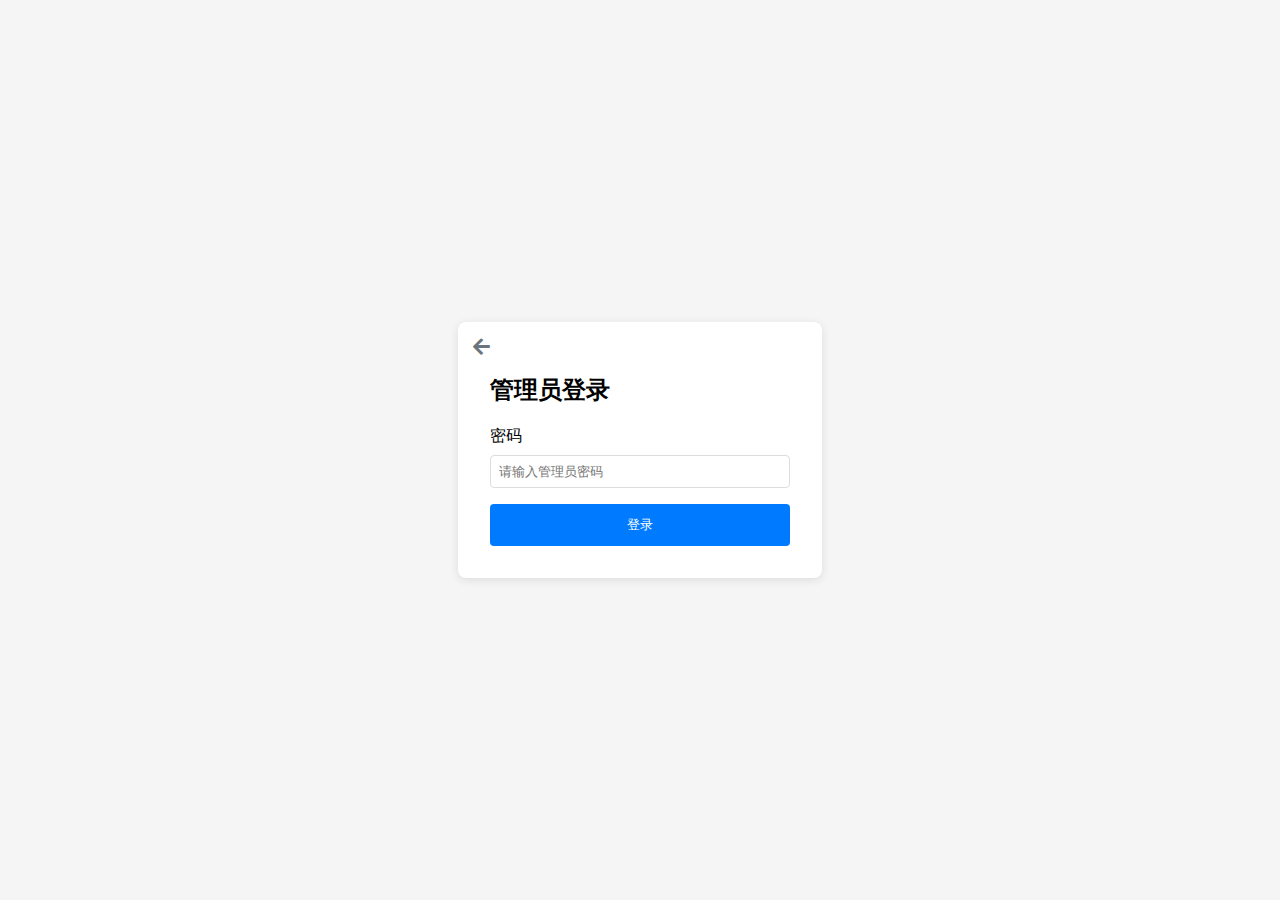
<file: admin.html>
<!DOCTYPE html>
<html lang="zh">
<head>
    <meta charset="UTF-8">
    <meta name="viewport" content="width=device-width, initial-scale=1.0">
    <title>管理员登录</title>
    <link rel="stylesheet" href="https://cdnjs.cloudflare.com/ajax/libs/font-awesome/5.15.4/css/all.min.css">
    <style>
        body {
            font-family: Arial, sans-serif;
            display: flex;
            justify-content: center;
            align-items: center;
            height: 100vh;
            margin: 0;
            background-color: #f5f5f5;
        }
        .login-container {
            background: white;
            padding: 2rem;
            border-radius: 8px;
            box-shadow: 0 2px 10px rgba(0,0,0,0.1);
            width: 300px;
            position: relative;
        }
        .back-button {
            position: absolute;
            top: 10px;
            left: 10px;
            background: none;
            border: none;
            color: #6c757d;
            cursor: pointer;
            padding: 5px;
            font-size: 1.2rem;
            width: auto;
        }
        .back-button:hover {
            color: #007bff;
        }
        .form-group {
            margin-bottom: 1rem;
        }
        label {
            display: block;
            margin-bottom: 0.5rem;
        }
        input {
            width: 100%;
            padding: 0.5rem;
            border: 1px solid #ddd;
            border-radius: 4px;
            box-sizing: border-box;
        }
        button {
            width: 100%;
            padding: 0.75rem;
            background-color: #007bff;
            color: white;
            border: none;
            border-radius: 4px;
            cursor: pointer;
        }
        button:hover {
            background-color: #0056b3;
        }
        .error-message {
            color: red;
            margin-top: 1rem;
            display: none;
        }
    </style>
</head>
<body>
    <div class="login-container">
        <a href="/" class="back-button" title="返回首页"><i class="fas fa-arrow-left"></i></a>
        <h2>管理员登录</h2>
        <div class="form-group">
            <label for="password">密码</label>
            <input type="password" id="password" placeholder="请输入管理员密码">
        </div>
        <button onclick="login()">登录</button>
        <p id="error-message" class="error-message">密码错误</p>
    </div>

    <script>
        async function login() {
            const password = document.getElementById('password').value;
            const errorMessage = document.getElementById('error-message');
            
            console.log('尝试登录，密码长度:', password.length);
            
            try {
                console.log('发送登录请求...');
                const response = await fetch('/api/login', {
                    method: 'POST',
                    headers: {
                        'Content-Type': 'application/json'
                    },
                    body: JSON.stringify({ password })
                });
                
                console.log('收到响应:', response.status);
                const data = await response.json();
                console.log('响应数据:', data);
                
                if (data.success) {
                    // 保存token并跳转
                    console.log('登录成功，保存token并跳转');
                    localStorage.setItem('adminToken', data.token);
                    window.location.href = '/admin/logs';
                } else {
                    console.log('登录失败:', data.error);
                    errorMessage.style.display = 'block';
                    errorMessage.textContent = data.error || '密码错误';
                }
            } catch (error) {
                console.error('登录过程中发生错误:', error);
                errorMessage.style.display = 'block';
                errorMessage.textContent = '登录失败，请稍后重试';
            }
        }

        // 按回车键登录
        document.getElementById('password').addEventListener('keypress', function(e) {
            if (e.key === 'Enter') {
                login();
            }
        });
    </script>
</body>
</html>
</file>
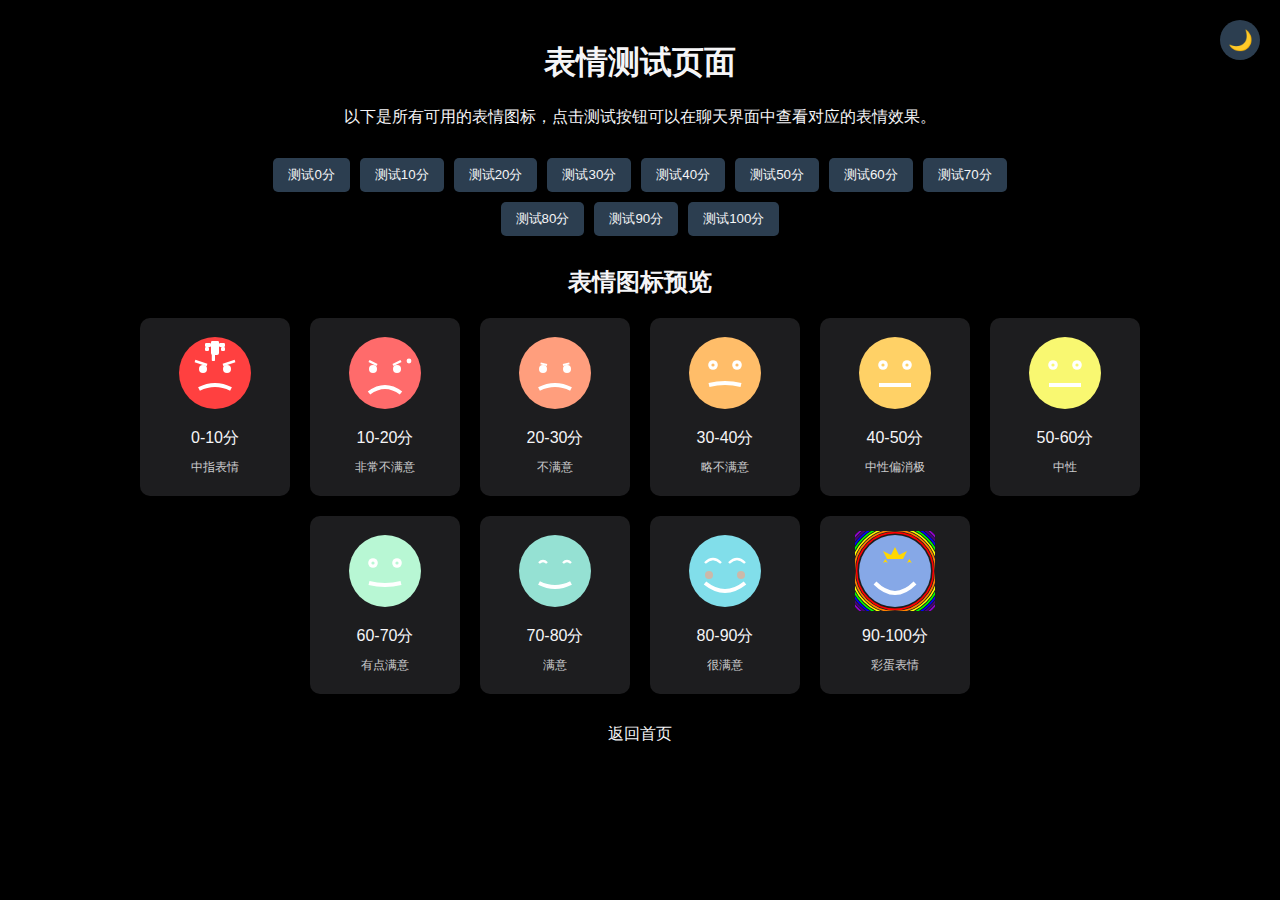
<file: emotion-test.html>
<!DOCTYPE html>
<html data-theme="dark">
<head>
    <meta charset="UTF-8">
    <title>表情测试</title>
    <link rel="stylesheet" href="styles/theme.css">
    <style>
        body {
            font-family: Arial, sans-serif;
            max-width: 1000px;
            margin: 0 auto;
            padding: 20px;
            background-color: var(--bg-primary);
            color: var(--text-primary);
        }
        h1, h2 {
            color: var(--text-primary);
            text-align: center;
        }
        .emotion-container {
            display: flex;
            flex-wrap: wrap;
            gap: 20px;
            margin-top: 20px;
            justify-content: center;
        }
        .emotion-item {
            display: flex;
            flex-direction: column;
            align-items: center;
            width: 120px;
            background-color: var(--bg-secondary);
            padding: 15px;
            border-radius: 10px;
            box-shadow: 0 2px 5px rgba(0, 0, 0, 0.1);
            transition: transform 0.3s ease;
        }
        .emotion-item:hover {
            transform: scale(1.05);
        }
        svg {
            width: 80px;
            height: 80px;
            margin-bottom: 10px;
        }
        p {
            margin: 5px 0;
            text-align: center;
            color: var(--text-primary);
        }
        .test-buttons {
            display: flex;
            flex-wrap: wrap;
            gap: 10px;
            margin: 30px auto;
            justify-content: center;
            max-width: 800px;
        }
        .test-button {
            padding: 8px 15px;
            background-color: var(--button-bg);
            color: var(--button-text);
            border: none;
            border-radius: 5px;
            cursor: pointer;
            transition: background-color 0.3s ease;
        }
        .test-button:hover {
            background-color: var(--button-hover-bg);
        }
        .back-link {
            display: block;
            text-align: center;
            margin-top: 30px;
            color: var(--link-color);
            text-decoration: none;
        }
        .back-link:hover {
            text-decoration: underline;
        }
        .theme-toggle {
            position: fixed;
            top: 20px;
            right: 20px;
            width: 40px;
            height: 40px;
            border-radius: 50%;
            background: var(--button-bg);
            color: var(--button-text);
            border: none;
            cursor: pointer;
            display: flex;
            align-items: center;
            justify-content: center;
            font-size: 20px;
            box-shadow: 0 2px 5px rgba(0, 0, 0, 0.2);
            z-index: 100;
        }
    </style>
</head>
<body>
    <button class="theme-toggle" id="themeToggle">🌙</button>
    
    <h1>表情测试页面</h1>
    <p>以下是所有可用的表情图标，点击测试按钮可以在聊天界面中查看对应的表情效果。</p>
    
    <div class="test-buttons">
        <button class="test-button" data-score="0">测试0分</button>
        <button class="test-button" data-score="10">测试10分</button>
        <button class="test-button" data-score="20">测试20分</button>
        <button class="test-button" data-score="30">测试30分</button>
        <button class="test-button" data-score="40">测试40分</button>
        <button class="test-button" data-score="50">测试50分</button>
        <button class="test-button" data-score="60">测试60分</button>
        <button class="test-button" data-score="70">测试70分</button>
        <button class="test-button" data-score="80">测试80分</button>
        <button class="test-button" data-score="90">测试90分</button>
        <button class="test-button" data-score="100">测试100分</button>
    </div>
    
    <h2>表情图标预览</h2>
    <div class="emotion-container" id="emotionContainer"></div>
    
    <a href="index.html" class="back-link">返回首页</a>
    
    <script>
        // 主题切换
        const themeToggle = document.getElementById('themeToggle');
        const root = document.documentElement;
        
        // 从本地存储中获取主题设置
        const savedTheme = localStorage.getItem('theme') || 'dark';
        root.setAttribute('data-theme', savedTheme);
        updateThemeIcon(savedTheme);
        
        themeToggle.addEventListener('click', () => {
            const currentTheme = root.getAttribute('data-theme');
            const newTheme = currentTheme === 'dark' ? 'light' : 'dark';
            
            root.setAttribute('data-theme', newTheme);
            localStorage.setItem('theme', newTheme);
            updateThemeIcon(newTheme);
        });
        
        function updateThemeIcon(theme) {
            themeToggle.textContent = theme === 'dark' ? '🌙' : '☀️';
        }
        
        // 加载表情SVG
        fetch('./images/emotions/emotions.svg')
            .then(response => response.text())
            .then(svgData => {
                // 添加SVG到文档
                const div = document.createElement('div');
                div.style.display = 'none';
                div.innerHTML = svgData;
                document.body.appendChild(div);
                
                // 显示所有表情
                const container = document.getElementById('emotionContainer');
                for (let i = 0; i <= 90; i += 10) {
                    const item = document.createElement('div');
                    item.className = 'emotion-item';
                    
                    const svgNS = "http://www.w3.org/2000/svg";
                    const svg = document.createElementNS(svgNS, "svg");
                    svg.setAttribute("viewBox", "0 0 100 100");
                    
                    const use = document.createElementNS(svgNS, "use");
                    use.setAttributeNS("http://www.w3.org/1999/xlink", "xlink:href", `#emotion-${i}`);
                    svg.appendChild(use);
                    
                    const label = document.createElement('p');
                    label.textContent = `${i}-${i+10}分`;
                    
                    const description = document.createElement('p');
                    description.style.fontSize = '12px';
                    description.style.opacity = '0.8';
                    
                    switch(i) {
                        case 0:
                            description.textContent = '中指表情';
                            break;
                        case 10:
                            description.textContent = '非常不满意';
                            break;
                        case 20:
                            description.textContent = '不满意';
                            break;
                        case 30:
                            description.textContent = '略不满意';
                            break;
                        case 40:
                            description.textContent = '中性偏消极';
                            break;
                        case 50:
                            description.textContent = '中性';
                            break;
                        case 60:
                            description.textContent = '有点满意';
                            break;
                        case 70:
                            description.textContent = '满意';
                            break;
                        case 80:
                            description.textContent = '很满意';
                            break;
                        case 90:
                            description.textContent = '彩蛋表情';
                            break;
                    }
                    
                    item.appendChild(svg);
                    item.appendChild(label);
                    item.appendChild(description);
                    container.appendChild(item);
                    
                    // 添加特殊效果
                    if (i === 0) {
                        // 最低分添加抖动动画
                        svg.style.animation = "shake 0.5s ease-in-out infinite";
                        if (!document.querySelector('#shake-keyframes')) {
                            const style = document.createElement('style');
                            style.id = 'shake-keyframes';
                            style.textContent = `
                                @keyframes shake {
                                    0%, 100% { transform: translateX(0); }
                                    25% { transform: translateX(-2px) rotate(-2deg); }
                                    75% { transform: translateX(2px) rotate(2deg); }
                                }
                            `;
                            document.head.appendChild(style);
                        }
                    } else if (i === 90) {
                        // 最高分添加旋转动画
                        svg.style.animation = "rotate 3s linear infinite";
                        if (!document.querySelector('#rotate-keyframes')) {
                            const style = document.createElement('style');
                            style.id = 'rotate-keyframes';
                            style.textContent = `
                                @keyframes rotate {
                                    from { transform: rotate(0deg); }
                                    to { transform: rotate(360deg); }
                                }
                            `;
                            document.head.appendChild(style);
                        }
                    }
                }
            })
            .catch(error => console.error('加载表情SVG失败:', error));
            
        // 测试按钮点击事件
        document.querySelectorAll('.test-button').forEach(button => {
            button.addEventListener('click', () => {
                const score = button.getAttribute('data-score');
                window.location.href = `index.html?test_emotion=${score}`;
            });
        });
    </script>
</body>
</html>
</file>
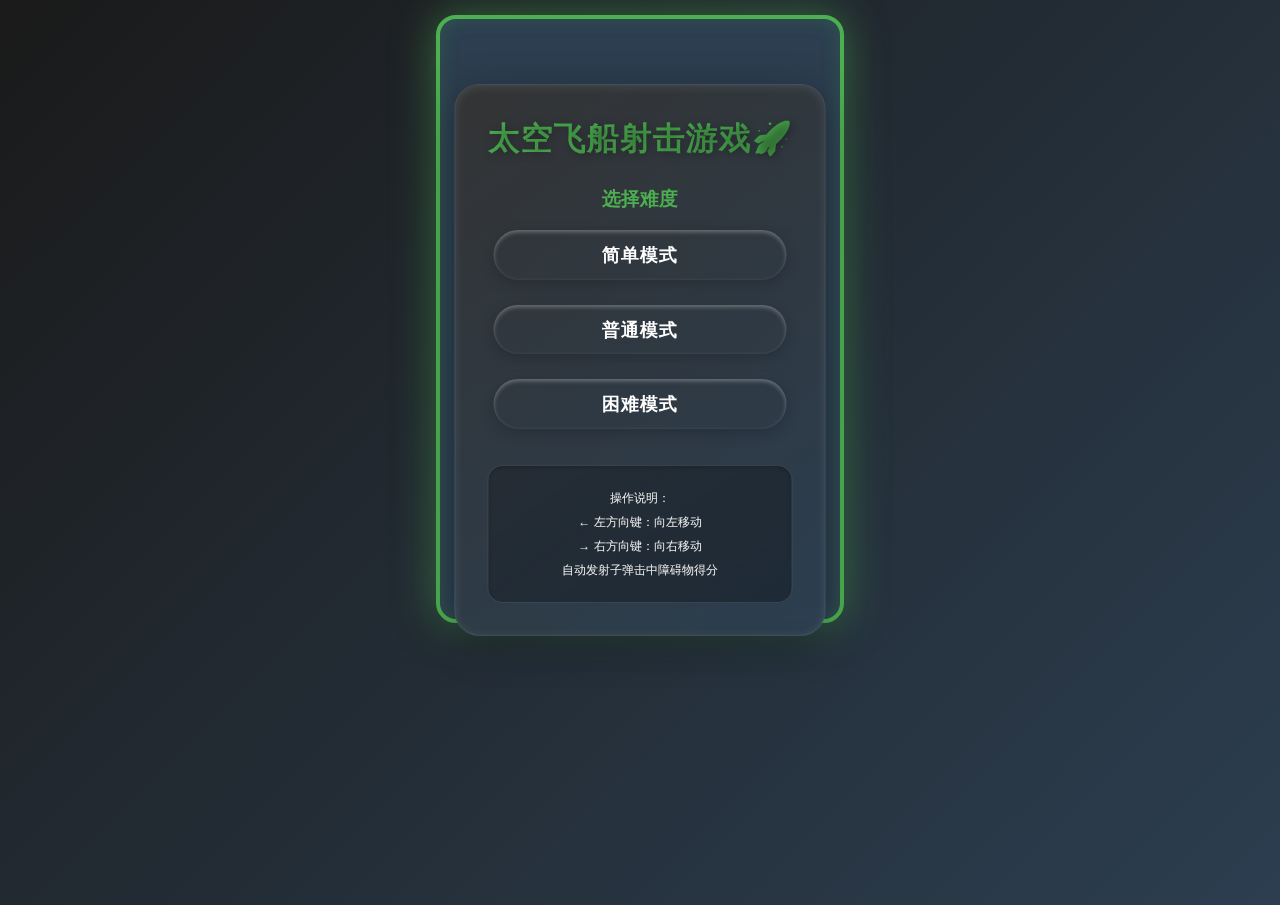
<file: game.html>
<!DOCTYPE html>
<html>
<head>
    <meta charset="UTF-8">
    <meta name="viewport" content="width=device-width, initial-scale=1.0, maximum-scale=1.0, user-scalable=no">
    <title>脑控赛车游戏</title>
    <link rel="stylesheet" href="styles/game.css">
</head>
<body>
    <div class="game-container">
        <div class="score-time-display" style="display: none;">
            难度：<span id="difficulty">简单</span>
            得分：<span id="score">0</span>
            时间：<span id="time">00:00</span>
        </div>

        <canvas id="gameCanvas" width="400" height="600"></canvas>
        
        <div id="gameMenu" class="game-menu">
            <h1 class="game-title">太空飞船射击游戏🚀</h1>
            <div class="button-group">
                <h3 style="color: #4CAF50; margin: 0;">选择难度</h3>
                <button onclick="startGame('easy')">简单模式</button>
                <button onclick="startGame('normal')">普通模式</button>
                <button onclick="startGame('hard')">困难模式</button>
            </div>
            <div class="instructions">
                操作说明：<br>
                ← 左方向键：向左移动<br>
                → 右方向键：向右移动<br>
                自动发射子弹击中障碍物得分
            </div>
        </div>

        <div id="pauseMenu" class="game-menu" style="display: none;">
            <h2 class="game-title">游戏暂停</h2>
            <div class="button-group">
                <button onclick="resumeGame()">继续游戏</button>
                <button onclick="restartGame()">重新开始</button>
                <button onclick="returnToHome()">返回主页</button>
            </div>
        </div>

        <div id="gameOverMenu" class="game-menu" style="display: none;">
            <h2 class="game-title">游戏结束</h2>
            <div class="score-display">
                <p>最终得分：<span id="finalScore">0</span></p>
                <p>游戏时间：<span id="finalTime">00:00</span></p>
            </div>
            <div class="button-group">
                <button onclick="restartGame()">重新开始</button>
                <button onclick="returnToHome()">返回主页</button>
            </div>
        </div>
    </div>
    <script src="scripts/game.js"></script>
</body>
</html>
</file>
<file: styles/theme.css>
:root {
    /* 暗色主题变量 */
    --dark-bg-primary: #000;
    --dark-bg-secondary: #1d1d1f;
    --dark-text-primary: #f5f5f7;
    --dark-text-secondary: #a1a1a6;
    --dark-border-color: rgba(255, 255, 255, 0.1);
    --dark-ai-chat-bg: rgba(29, 29, 31, 0.95);
    --dark-ai-chat-input-bg: rgba(44, 44, 46, 0.8);
    --dark-ai-chat-message-user-bg: #2c3e50;
    --dark-ai-chat-message-bot-bg: #34495e;
    --dark-feature-card-bg: linear-gradient(145deg, #222, #1a1a1a);
    --dark-button-bg: #2c3e50;
    --dark-button-hover-bg: #34495e;
    --dark-button-text: #f5f5f7;
    --dark-game-button-bg: linear-gradient(145deg, #2c3e50, #34495e);
    --dark-game-button-hover-bg: linear-gradient(145deg, #34495e, #2c3e50);
    --dark-game-button-text: #f5f5f7;
    
    /* 亮色主题变量 */
    --light-bg-primary: #f5f5f7;
    --light-bg-secondary: #ffffff;
    --light-text-primary: #1d1d1f;
    --light-text-secondary: #424245;
    --light-border-color: rgba(0, 0, 0, 0.1);
    --light-ai-chat-bg: rgba(255, 255, 255, 0.95);
    --light-ai-chat-input-bg: rgba(245, 245, 247, 0.8);
    --light-ai-chat-message-user-bg: #007AFF;
    --light-ai-chat-message-bot-bg: #E5E5EA;
    --light-feature-card-bg: linear-gradient(145deg, #ffffff, #f5f5f7);
    --light-button-bg: #007AFF;
    --light-button-hover-bg: #0056b3;
    --light-button-text: #ffffff;
    --light-game-button-bg: linear-gradient(145deg, #007AFF, #0056b3);
    --light-game-button-hover-bg: linear-gradient(145deg, #0056b3, #007AFF);
    --light-game-button-text: #ffffff;
    
    /* 默认使用暗色主题 */
    --bg-primary: var(--dark-bg-primary);
    --bg-secondary: var(--dark-bg-secondary);
    --text-primary: var(--dark-text-primary);
    --text-secondary: var(--dark-text-secondary);
    --border-color: var(--dark-border-color);
    --feature-card-bg: var(--dark-feature-card-bg);
    --button-bg: var(--dark-button-bg);
    --button-hover-bg: var(--dark-button-hover-bg);
    --button-text: var(--dark-button-text);
    --game-button-bg: var(--dark-game-button-bg);
    --game-button-hover-bg: var(--dark-game-button-hover-bg);
    --game-button-text: var(--dark-game-button-text);
    --coming-soon-bg: rgba(255, 255, 255, 0.15);
    --coming-soon-text: #f5f5f7;
    --coming-soon-label-bg: rgba(52, 152, 219, 0.9);
    --coming-soon-label-text: #ffffff;
    --ai-chat-bg: var(--dark-ai-chat-bg);
    --ai-chat-input-bg: var(--dark-ai-chat-input-bg);
    --ai-chat-message-user-bg: var(--dark-ai-chat-message-user-bg);
    --ai-chat-message-bot-bg: var(--dark-ai-chat-message-bot-bg);
}

/* 亮色主题类 */
:root[data-theme="light"] {
    --bg-primary: var(--light-bg-primary);
    --bg-secondary: var(--light-bg-secondary);
    --text-primary: var(--light-text-primary);
    --text-secondary: var(--light-text-secondary);
    --border-color: var(--light-border-color);
    --feature-card-bg: var(--light-feature-card-bg);
    --button-bg: var(--light-button-bg);
    --button-hover-bg: var(--light-button-hover-bg);
    --game-button-bg: var(--light-game-button-bg);
    --game-button-hover-bg: var(--light-game-button-hover-bg);
    --game-button-text: var(--light-game-button-text);
    --coming-soon-bg: rgba(0, 0, 0, 0.1);
    --coming-soon-text: #333333;
    --coming-soon-label-bg: rgba(52, 152, 219, 0.9);
    --coming-soon-label-text: #ffffff;
    --ai-chat-bg: var(--light-ai-chat-bg);
    --ai-chat-input-bg: var(--light-ai-chat-input-bg);
    --ai-chat-message-user-bg: var(--light-ai-chat-message-user-bg);
    --ai-chat-message-bot-bg: var(--light-ai-chat-message-bot-bg);
}

/* 主题切换按钮样式 */
.theme-toggle {
    position: fixed;
    top: 20px;
    right: 20px;
    background: transparent;
    border: 1px solid var(--border-color);
    border-radius: 50%;
    width: 40px;
    height: 40px;
    cursor: pointer;
    display: flex;
    align-items: center;
    justify-content: center;
    z-index: 1000;
    transition: all 0.3s ease;
}

.theme-toggle:hover {
    transform: scale(1.1);
    box-shadow: 0 0 15px rgba(52, 152, 219, 0.3);
}

.theme-toggle i {
    font-size: 1.2rem;
    color: var(--text-primary);
}

/* 移动设备响应式设计 */
@media (max-width: 768px) {
    .theme-toggle {
        width: 50px;
        height: 50px;
        top: 15px;
        right: 15px;
    }
    
    .theme-toggle i {
        font-size: 1.5rem;
    }
}

/* 更小屏幕的设备 */
@media (max-width: 480px) {
    .theme-toggle {
        width: 64px;
        height: 64px;
        top: 10px;
        right: 10px;
        padding: 10px;
        box-shadow: 0 0 20px rgba(52, 152, 219, 0.4);
        background-color: rgba(0, 0, 0, 0.2);
        backdrop-filter: blur(5px);
    }
    
    .theme-toggle i {
        font-size: 2rem;
    }
    
    .theme-toggle:active {
        transform: scale(0.95);
    }
}

/* 全局过渡效果 */
body {
    transition: background-color 0.3s ease, color 0.3s ease;
}

* {
    transition: background-color 0.3s ease, color 0.3s ease, border-color 0.3s ease, box-shadow 0.3s ease, transform 0.3s ease, opacity 0.3s ease;
}

.coming-soon {
    position: relative;
    background: var(--coming-soon-bg) !important;
    color: var(--coming-soon-text) !important;
    cursor: not-allowed;
}

.coming-soon::after {
    content: '即将推出';
    position: absolute;
    top: -10px;
    right: -10px;
    background: var(--coming-soon-label-bg);
    color: var(--coming-soon-label-text);
    padding: 4px 8px;
    border-radius: 12px;
    font-size: 0.8rem;
    font-weight: 500;
    letter-spacing: 0.5px;
    backdrop-filter: blur(4px);
    box-shadow: 0 2px 8px rgba(0, 0, 0, 0.2);
    animation: pulse 2s infinite;
    z-index: 1;
}
</file>
<file: styles/game.css>
body {
    display: flex;
    min-height: 100vh;
    margin: 0;
    padding: 5px;
    padding-top: 0;
    background: linear-gradient(135deg, #1a1a1a 0%, #2c3e50 100%);
    color: white;
    font-family: 'Arial', sans-serif;
    touch-action: none;
    -webkit-touch-callout: none;
    -webkit-user-select: none;
    user-select: none;
}

.game-container {
    display: flex;
    flex-direction: column;
    align-items: center;
    gap: 12px;
    margin: 0 auto;
    width: 100%;
    max-width: 600px;
    padding-top: 15px;
}

#gameCanvas {
    border: 4px solid #4CAF50;
    border-radius: 20px;
    background-color: #2c3e50;
    box-shadow: 0 0 40px rgba(76, 175, 80, 0.5), inset 0 0 20px rgba(76, 175, 80, 0.2);
    width: 100%;
    max-width: 400px;
    height: auto;
    aspect-ratio: 2/3;
    transition: all 0.4s cubic-bezier(0.4, 0, 0.2, 1);
}

#gameCanvas:hover {
    transform: scale(1.02);
    box-shadow: 0 0 50px rgba(76, 175, 80, 0.6), inset 0 0 25px rgba(76, 175, 80, 0.3);
}

.game-menu {
    position: absolute;
    top: 40%;
    left: 50%;
    transform: translate(-50%, -50%);
    background: linear-gradient(145deg, rgba(51, 51, 51, 0.95), rgba(44, 62, 80, 0.95));
    padding: 2rem;
    border-radius: 25px;
    text-align: center;
    box-shadow: 0 10px 40px rgba(0,0,0,0.3), inset 0 2px 10px rgba(255,255,255,0.1);
    animation: menuFadeIn 0.6s cubic-bezier(0.4, 0, 0.2, 1);
    backdrop-filter: blur(15px);
    -webkit-backdrop-filter: blur(15px);
    width: auto;
    min-width: 300px;
    border: 1px solid rgba(255, 255, 255, 0.1);
}

.game-title {
    font-size: 32px;
    background: linear-gradient(45deg, #4CAF50, #45a049);
    -webkit-background-clip: text;
    background-clip: text;
    color: transparent;
    margin: 0 0 25px 0;
    text-shadow: 2px 2px 8px rgba(0,0,0,0.3);
    font-weight: bold;
    letter-spacing: 1px;
}

.button-group {
    display: flex;
    flex-direction: column;
    gap: 12px;
    margin-bottom: 15px;
}

button {
    background: var(--game-button-bg);
    color: var(--game-button-text);
    border: none;
    padding: 0.8rem 2rem;
    border-radius: 30px;
    cursor: pointer;
    transition: all 0.4s cubic-bezier(0.4, 0, 0.2, 1);
    font-size: 1.1rem;
    margin: 0.4rem;
    min-width: 180px;
    font-weight: 600;
    letter-spacing: 1px;
    box-shadow: 0 4px 15px rgba(0,0,0,0.2), inset 0 2px 4px rgba(255,255,255,0.3);
    text-transform: uppercase;
}

button:hover {
    background: var(--game-button-hover-bg);
    transform: translateY(-2px) scale(1.03);
    box-shadow: 0 6px 20px rgba(0,0,0,0.3), inset 0 2px 6px rgba(255,255,255,0.4);
}

.score-time-display {
    display: flex;
    justify-content: space-between;
    align-items: center;
    width: 90%;
    background: linear-gradient(145deg, rgba(51, 51, 51, 0.9), rgba(44, 62, 80, 0.9));
    padding: 0.8rem 1.2rem;
    border-radius: 15px;
    font-size: 1rem;
    margin-bottom: 1rem;
    box-shadow: 0 6px 15px rgba(0,0,0,0.3), inset 0 2px 5px rgba(255,255,255,0.1);
    backdrop-filter: blur(10px);
    -webkit-backdrop-filter: blur(10px);
    border: 1px solid rgba(255, 255, 255, 0.15);
    transition: all 0.4s cubic-bezier(0.4, 0, 0.2, 1);
}

.score-time-display:hover {
    transform: translateY(-3px);
    box-shadow: 0 8px 20px rgba(0,0,0,0.4), inset 0 2px 5px rgba(255,255,255,0.2);
}

#score, #time, #difficulty {
    font-size: 18px;
    font-weight: bold;
    background: linear-gradient(45deg, #4CAF50, #45a049);
    -webkit-background-clip: text;
    background-clip: text;
    color: transparent;
    text-shadow: 0 2px 4px rgba(0,0,0,0.2);
    margin: 0 0.4rem;
    transition: all 0.3s ease;
    padding: 0.2rem 0.4rem;
}

#score:hover, #time:hover, #difficulty:hover {
    transform: scale(1.1);
}

.instructions {
    color: #eee;
    line-height: 2;
    margin-top: 30px;
    font-size: 12px;
    padding: 20px;
    background: linear-gradient(145deg, rgba(0, 0, 0, 0.2), rgba(0, 0, 0, 0.3));
    border-radius: 15px;
    border: 1px solid rgba(255, 255, 255, 0.1);
    box-shadow: inset 0 2px 5px rgba(0,0,0,0.2);
}

#pauseMenu {
    display: none;
}

@keyframes menuFadeIn {
    from {
        opacity: 0;
        transform: translate(-50%, -45%) scale(0.95);
    }
    to {
        opacity: 1;
        transform: translate(-50%, -50%) scale(1);
    }
}

@media (max-width: 480px) {
    .game-container {
        padding: 5px;
    }

    .game-menu {
        padding: 1.5rem;
        min-width: 280px;
    }

    .game-title {
        font-size: 26px;
        margin: 0 0 20px 0;
    }

    button {
        padding: 0.7rem 1.5rem;
        font-size: 1rem;
        min-width: 160px;
    }

    .instructions {
        font-size: 14px;
        padding: 15px;
        line-height: 1.8;
    }

    .score-time-display {
        padding: 0.6rem 1rem;
        font-size: 0.9rem;
        margin-bottom: 1rem;
    }

    #score, #time, #difficulty {
        font-size: 20px;
    }
}
</file>
